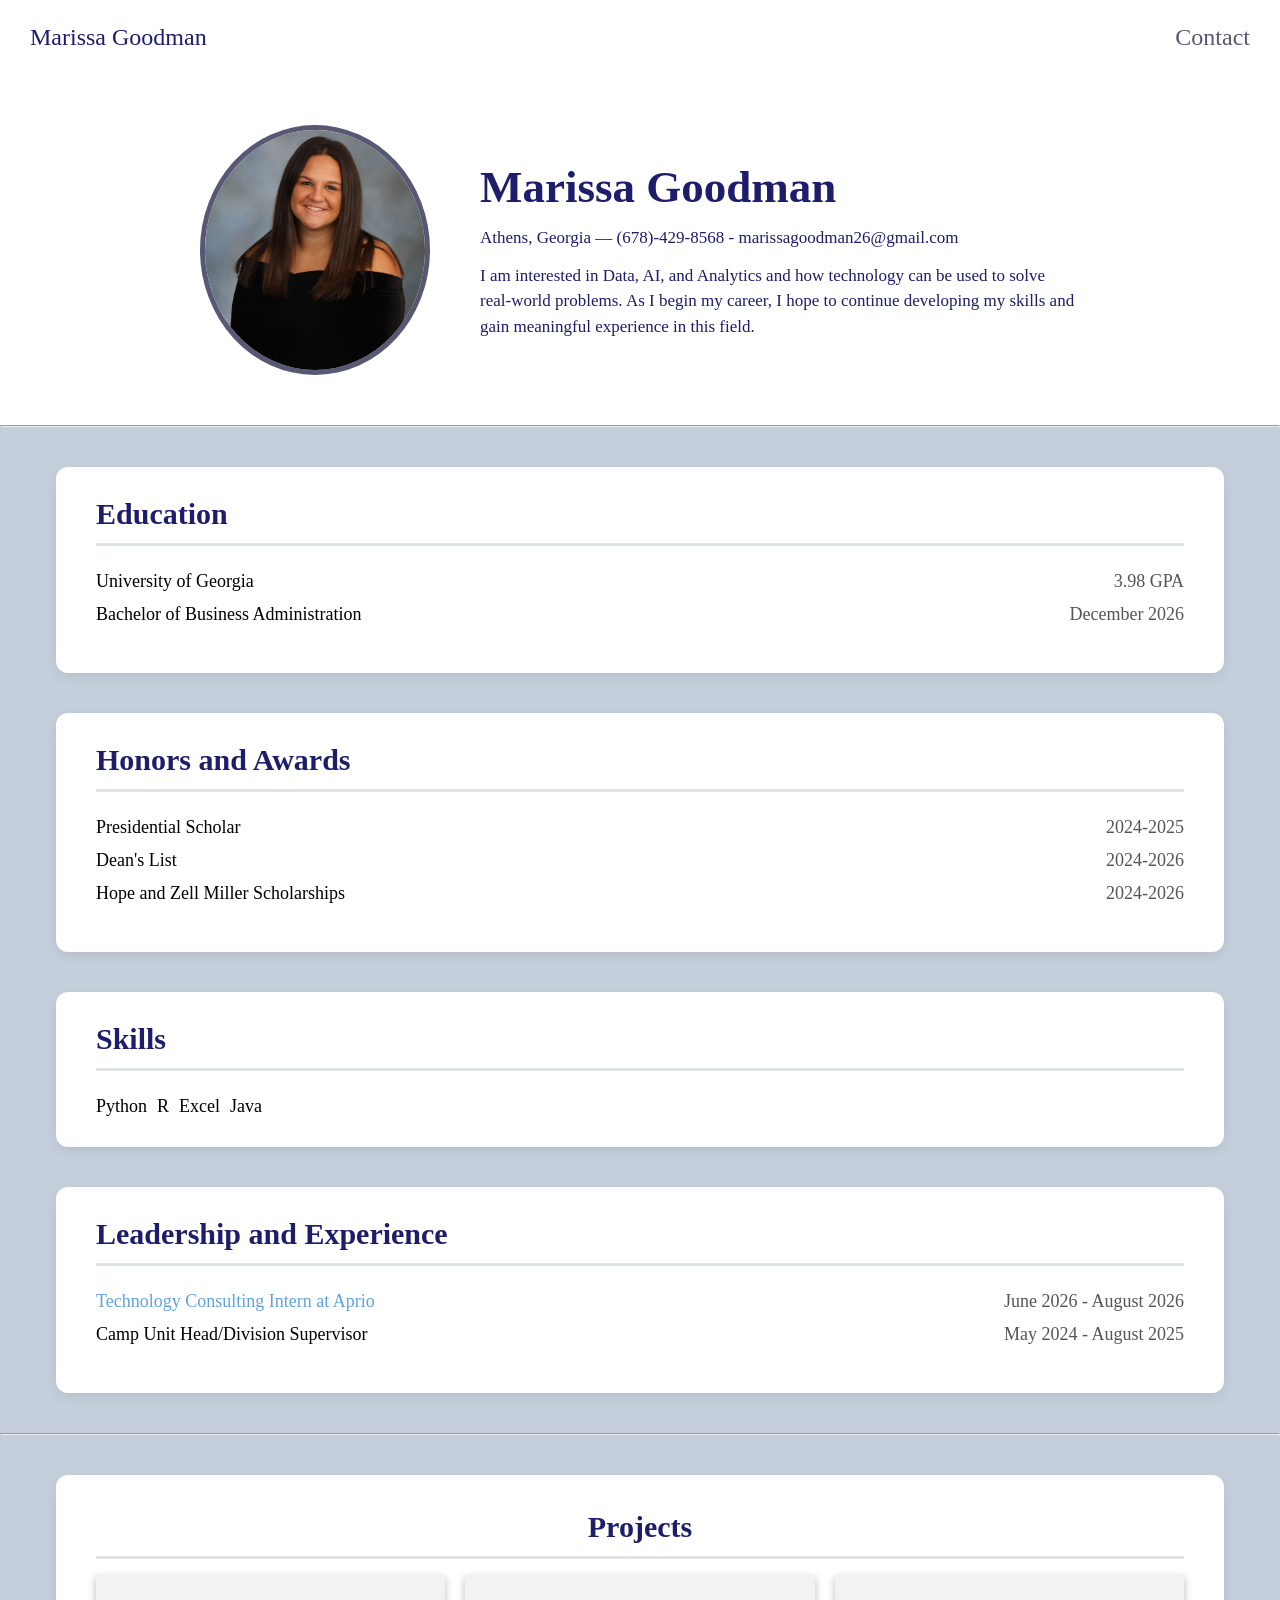
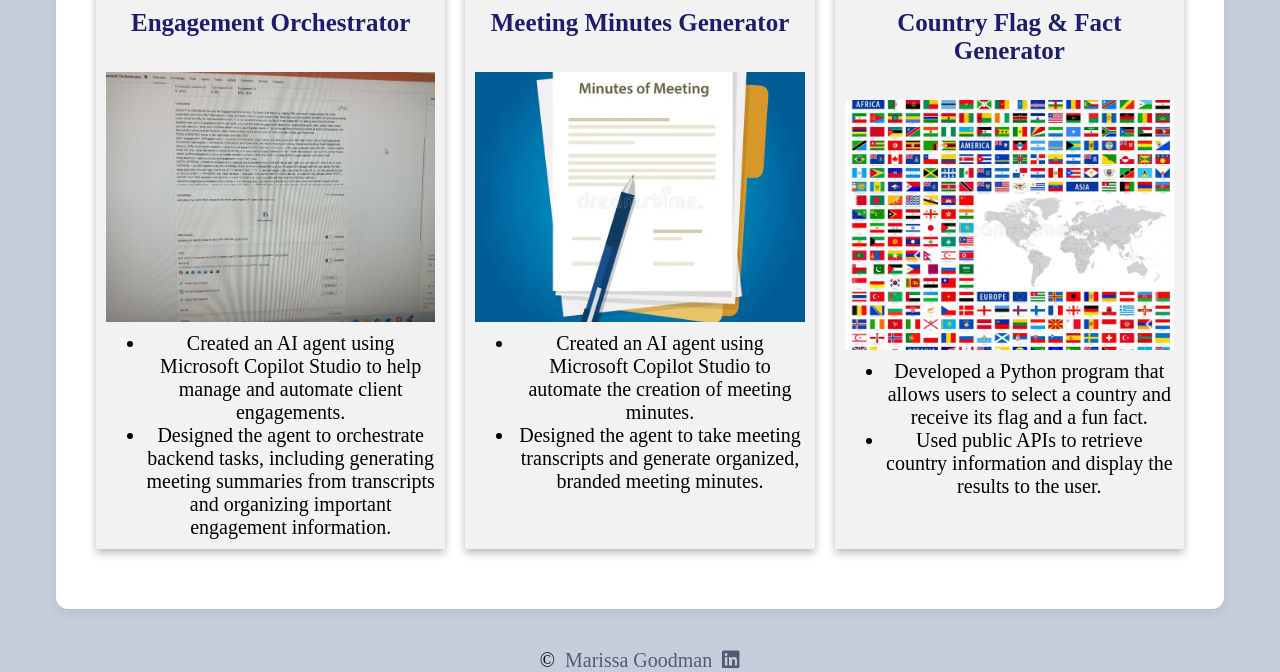
<file: index.html>
<!DOCTYPE html>
<html lang="en">
  <head>
    <meta charset="UTF-8" />
    <meta name="viewport" content="width=device-width, initial-scale=1.0" />
    <link rel="stylesheet" href="css/style.css" />
    <title>Marissa Goodman</title>
    <link rel="stylesheet" href="https://cdnjs.cloudflare.com/ajax/libs/font-awesome/6.5.1/css/all.min.css">
    <link rel="preconnect" href="https://fonts.googleapis.com">
    <link rel="preconnect" href="https://fonts.gstatic.com" crossorigin>
    <link href="https://fonts.googleapis.com/css2?family=Kanit:ital,wght@0,100;0,200;0,300;0,400;0,500;0,600;0,700;0,800;0,900;1,100;1,200;1,300;1,400;1,500;1,600;1,700;1,800;1,900&display=swap" rel="stylesheet">
    <link rel="preconnect" href="https://fonts.googleapis.com">
    <link rel="preconnect" href="https://fonts.gstatic.com" crossorigin>
    <link href="https://fonts.googleapis.com/css2?family=Kanit:ital,wght@0,100;0,200;0,300;0,400;0,500;0,600;0,700;0,800;0,900;1,100;1,200;1,300;1,400;1,500;1,600;1,700;1,800;1,900&family=Shrikhand&display=swap" rel="stylesheet">
  </head>
  <body>
        <nav> 
        <p> Marissa Goodman </p>
        <p><a href="contact.html">Contact</a></p>

    </nav>
    <header class="topbar">
    <img src="images/mg.jpg" alt="Marissa Goodman">

    <div class="topbar-text">
        <h1>Marissa Goodman</h1>

        <p class="address">
            Athens, Georgia — (678)-429-8568 - marissagoodman26@gmail.com
        </p>

        <p class="tagline">
            I am interested in Data, AI, and Analytics and how technology can be used to solve real-world problems.
            As I begin my career, I hope to continue developing my skills and gain meaningful experience in this field.
        </p>
    </div>
</header>
    <hr>
    <section> 
        <h2> Education </h2>
        <dl> 
            <dt>University of Georgia</dt>
            <dd> 3.98 GPA</dd>
            <dt> Bachelor of Business Administration  </dt>
            <dd> December 2026</dd>
        </dl>
    </section>
    <section>
        <h2> Honors and Awards </h2>
        <dl>
        <dt> Presidential Scholar</dt>
        <dd> 2024-2025</dd>
        <dt> Dean's List</dt>
        <dd> 2024-2026</dd>
        <dt> Hope and Zell Miller Scholarships</dt>
        <dd> 2024-2026</dd>
        </dl>
    </section>
    <section class="skills">
        <h2> Skills </h2>
        <ul>
            <li> Python </li>
            <li> R </li>
            <li> Excel </li>
            <li> Java </li>
        </ul>
    </section>
    <section> 
        <h2> Leadership and Experience </h2>
<dl> 
    <dt>
        <a href="https://www.aprio.com/">Technology Consulting Intern at Aprio</a>
    </dt>
    <dd>June 2026 - August 2026</dd>

    <dt>Camp Unit Head/Division Supervisor</dt>
    <dd>May 2024 - August 2025</dd>
</dl>
    </section>
     <hr>
    <section> 
        <h2 class="projects-title">Projects</h2>
        <div class="three-col">
        <div class="card">
    <h3>Engagement Orchestrator</h3>

    <img src="images/project.jpg" alt="Image representing Engagement Orchestrator" width="300">

    <ul>
        <li>Created an AI agent using Microsoft Copilot Studio to help manage and automate client engagements.</li>
        <li>Designed the agent to orchestrate backend tasks, including generating meeting summaries from transcripts and organizing important engagement information.</li>
    </ul>
</div>
<div class="card">
    <h3>Meeting Minutes Generator</h3>

    <img src="images/minutes.jpg" alt="Image representing Meeting Minutes Generator" width="300">
    
    <ul>
        <li>Created an AI agent using Microsoft Copilot Studio to automate the creation of meeting minutes.</li>
        <li>Designed the agent to take meeting transcripts and generate organized, branded meeting minutes.</li>
    </ul>
</div>
<div class="card">
    <h3>Country Flag & Fact Generator</h3>
    <img src="images/flags.jpg" alt="Image representing Flag Fact Generator" width="300">
    <ul>
        <li>Developed a Python program that allows users to select a country and receive its flag and a fun fact.</li>
        <li>Used public APIs to retrieve country information and display the results to the user.</li>
    </ul>
</div>

    </section>
    <footer>
    &copy; 
    <a href="contact.html">Marissa Goodman </a>

    <a href="https://www.linkedin.com/in/marissa-goodman26" target="_blank">
        <i class="fa-brands fa-linkedin"></i>
    </a>
</footer> 
  </body>
</html>
</file>
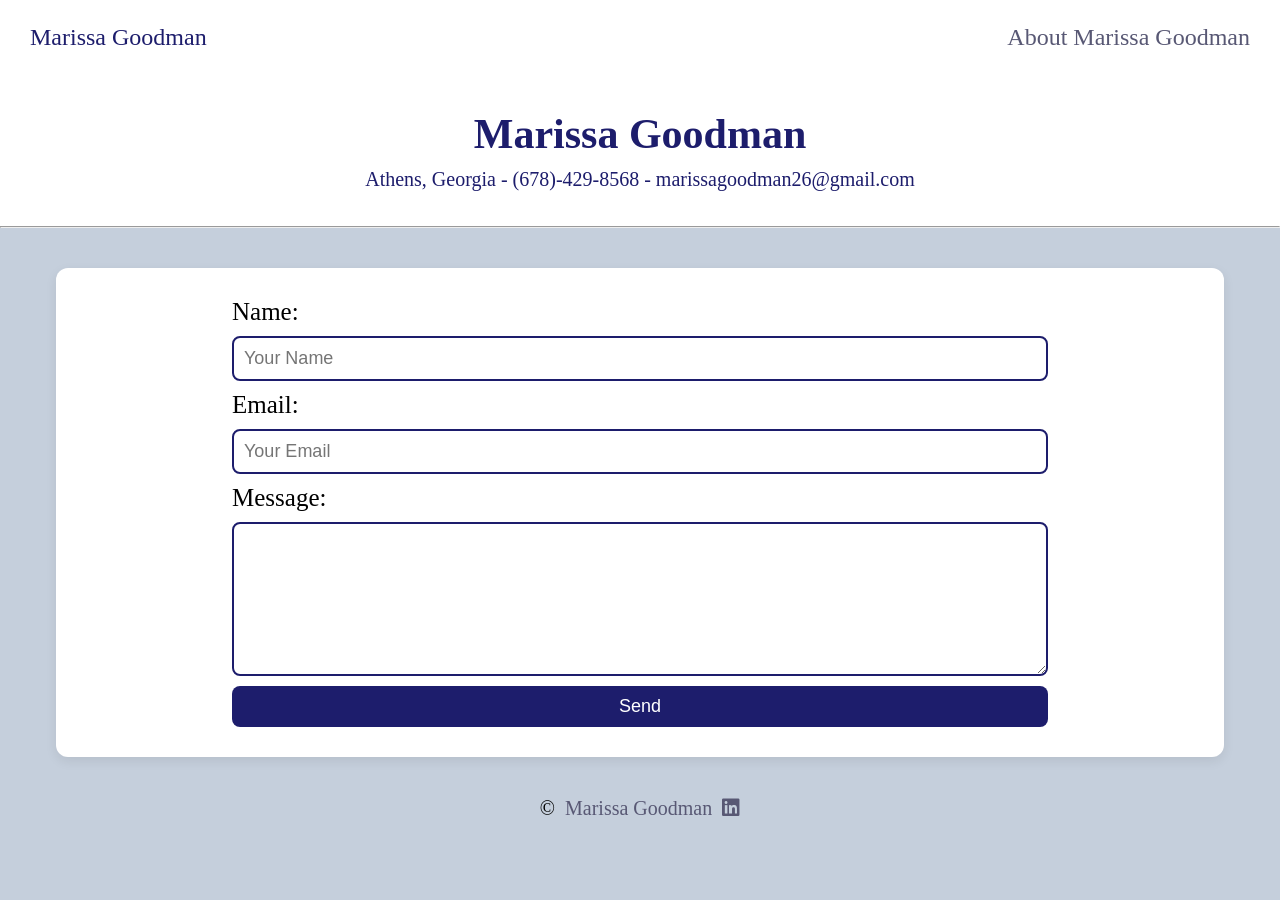
<file: contact.html>
<!DOCTYPE html>
<html lang="en">
  <head>
    <meta charset="UTF-8" />
    <meta name="viewport" content="width=device-width, initial-scale=1.0" />
    <link rel="stylesheet" href="css/style.css" />
    <title>Marissa Goodman</title>
    <link rel="stylesheet" href="https://cdnjs.cloudflare.com/ajax/libs/font-awesome/6.5.1/css/all.min.css">
  </head>
  <body>
       <nav> 
        <p> Marissa Goodman </p>
        <p><a href="index.html">About Marissa Goodman</a></p>

    </nav>
    <header class="contact-header">
    <h1>Marissa Goodman</h1>

    <p>
        Athens, Georgia - (678)-429-8568 - marissagoodman26@gmail.com
    </p>
</header>
    <hr>
<section>
    <form class="one-col" action="https://formsubmit.co/marissagoodman26@gmail.com" method="POST">

        <label for="Your Name">Name:</label>
        <input type="text" id="Your Name" name="Your Name" placeholder="Your Name" required>

        <label for="Your Email">Email:</label>
        <input type="email" id="Your Email" name="Your Email" placeholder="Your Email" required>

        <label for="Message">Message:</label>
        <textarea id="Message" name="Message"></textarea>

        <button type="submit">Send</button>

    </form>
</section>
    <footer>
    &copy; 
    <a href="index.html">Marissa Goodman</a>

    <a href="https://www.linkedin.com/in/marissa-goodman26" target="_blank">
        <i class="fa-brands fa-linkedin"></i>
    </a>
  </footer>  
  </body>
</html>
</file>
<file: css/style.css>
body {
  margin: 0;
  background-color: rgb(197, 207, 220);
  }

/****************   Nav Section **********************/
nav {
    font-family: Georgia, serif;
    font-size: 24px;
    text-align: center;
    background-color: white;
    display: flex;
    justify-content: space-between;
    margin: 0;
    padding: 0 30px;
    color: rgb(29, 29, 108);

}
nav a { 
  text-decoration: none;
  color: rgb(88, 88, 116)
}
nav a:hover {
    background-color: rgba(141, 172, 217, 0.424);
    color: rgb(29, 29, 108);
    padding: 5px 10px;
    border-radius: 5px;
}


/***********************  Footer Section   **************************/
footer {
  background-color: rgb(197, 207, 220);
	display: flex;
  justify-content: center;
  font-family: Georgia, serif;
  font-size: 20px;
  gap: 10px;
}

footer a {
  text-decoration: none;
  color: rgb(88, 88, 116);
}

/*********** Splash Page ************************/
.topbar {
    background-color: white;
    display: flex;
    justify-content: center;
    align-items: center;
    gap: 50px;
    padding: 50px;
    margin: 0;
}

.topbar-text {
    max-width: 600px;
    text-align: left;
}

.topbar h1 {
    margin: 0 0 15px 0;
    font-family: Georgia, serif;
    font-weight: bold;
    font-size: 45px;
    color: rgb(29, 29, 108);
}

.topbar img {
    width: 220px;
    height: 240px;
    border-radius: 50%;
    object-fit: cover;
    border: 5px solid rgb(88, 88, 116);
}

.address {
    text-align: left;
    font-family: Georgia, serif;
    margin: 0 0 15px 0;
    font-size: 17px;
    color: rgb(29, 29, 108);
}

.tagline {
    text-align: left;
    font-family: Georgia, serif;
    margin: 0;
    font-size: 17px;
    line-height: 1.5;
    color: rgb(29, 29, 108);
}
/************* Sections ********************/
hr {
margin: 0;
}

section {
    background-color: white;
    width: 85%;
    margin: 40px auto;
    padding: 30px 40px;
    border-radius: 12px;
    box-shadow: 0 4px 12px rgba(0, 0, 0, 0.08);
}

section h2 {
    font-family: Georgia, serif;
    font-size: 30px;
    color: rgb(29, 29, 108);
    margin-top: 0;
    padding-bottom: 12px;
    border-bottom: 3px solid rgb(129, 145, 159, .25);
}

section dl {
    display: grid;
    grid-template-columns: 1fr auto;
    row-gap: 12px;
    column-gap: 30px;
    font-family: "Georgia:", serif;
    font-size: 18px;
}


section dd {
    margin: 0;
    text-align: right;
    color: #555;
}

section ul {
  margin:0;
  font-family: "Georgia:", serif;
}

section a {
  text-decoration: none;
  color: rgb(98, 163, 219);

}

section a:hover {
    background-color: rgba(141, 171, 217, 0.47);
    color: rgb(29, 29, 108);
    padding: 5px 10px;
    border-radius: 5px;
}
section h3 {

font-size: 25px; 
font-family: "Georgia:", serif;
color: rgb(29, 29, 108);
padding: 0 5px; 
}

.skills ul {
    display: flex;
    flex-wrap: wrap;
    gap: 10px;
    list-style: none;
    padding: 0;
    font-size: 18px;
}


/**************   Projects   *****************/
.projects-title {
    text-align: center;
    margin-top: 5px;
    margin-bottom: 5px;
    font-size: 30px;
    font-family: "Georgia:", serif;
}
.three-col {
    display: grid;
    grid-template-columns: repeat(3, 1fr);
    gap: 20px;
    width: 100%;
}
.card {
    text-align: center;
    padding: 10px;
    box-shadow: 0 4px 8px rgba(0, 0, 0, 0.27);
    margin: 10px 0 30px 0;
    font-family: "Georgia", serif;
    font-size: 20px;
    background-color: #f2f2f2;
    min-width: 0;
    box-sizing: border-box;
}

.card img {
    width: 100%;
    height: 250px;
    object-fit: cover;
    display: block;
    margin: 0 auto;
    padding: 10px 0;
}
.card:hover {
    box-shadow: 0 8px 16px rgba(0, 0, 0, 0.27);
}


/**************   Responsiveness   *****************/
@media (max-width: 680px) {
    nav {
        flex-direction: column;
        align-items: center;
    }

    .three-col {
        grid-template-columns: 1fr;
        justify-items: center;
    }
}

/**************   Contact Page   *****************/

.contact-header {
    background-color: white;
    text-align: center;
    padding: 35px 20px;
    margin: 0;
}

.contact-header h1 {
    font-family: "Georgia:", serif;
    font-size: 42px;
    color: rgb(29, 29, 108);
    margin: 0 0 10px 0;
}

.contact-header p {
    font-family: "Georgia:", serif;
    font-size: 20px;
    color: rgb(29, 29, 108);
    margin: 0;
}

.one-col {
  display: flex;
  flex-direction: column;
  width: 75%;
  margin: 0 auto;
  font-size: 25px;
  gap: 10px;
}
header p { 
  margin: 0;
  font-family: "Kanit", sans-serif;
  font-size: 18px;
  
}

input {
    font-size: 18px;
    padding: 10px;
    border: 2px solid rgb(29, 29, 108);
    border-radius: 8px;
}

textarea {
    font-size: 18px;
    padding: 10px;
    border: 2px solid rgb(29, 29, 108);
    border-radius: 8px;
    height: 130px;
}

button {
    font-size: 18px;
    padding: 10px;
    border: none;
    border-radius: 8px;
    background-color: rgb(29, 29, 108);
    color: white;

}
button:hover {
    background-color: rgb(98, 163, 219);
    box-shadow: 0 4px 10px rgba(0, 0, 0, 0.3);


}

section { 
  width: 85%;
}
</file>
